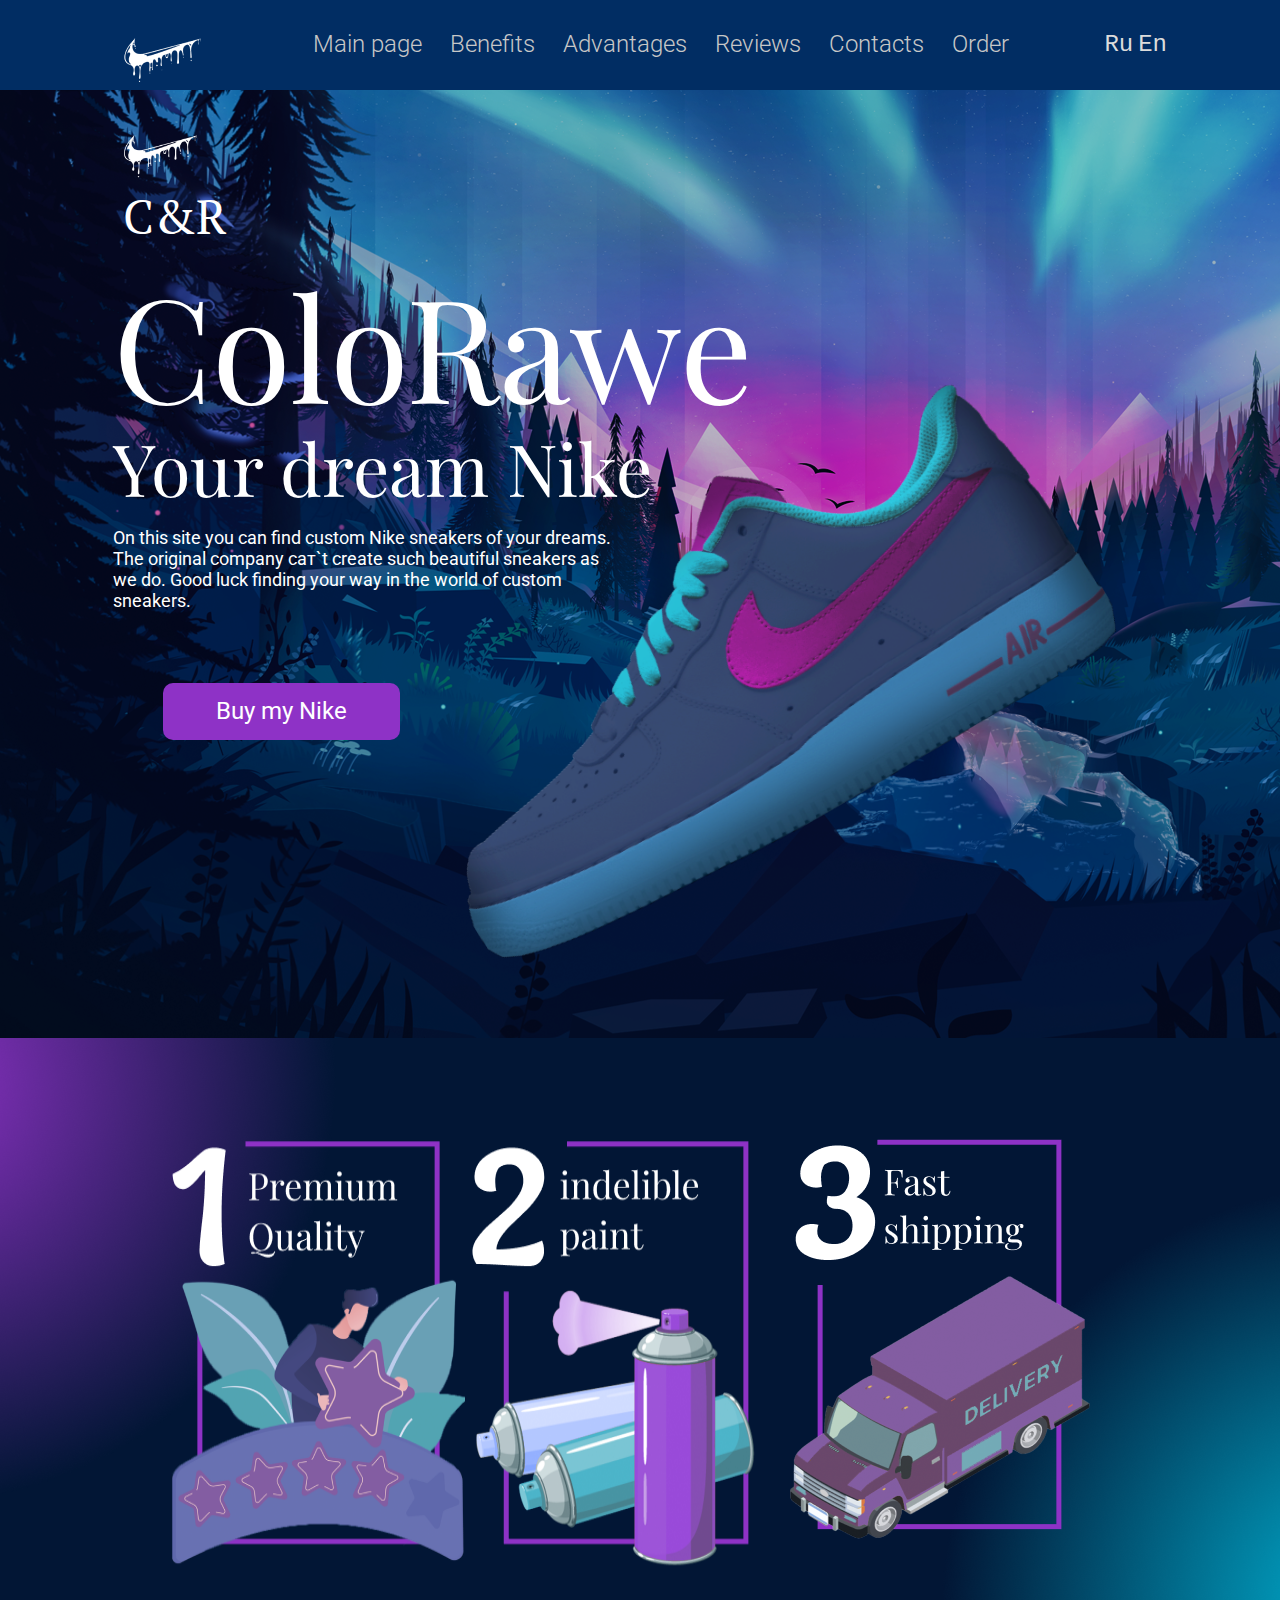
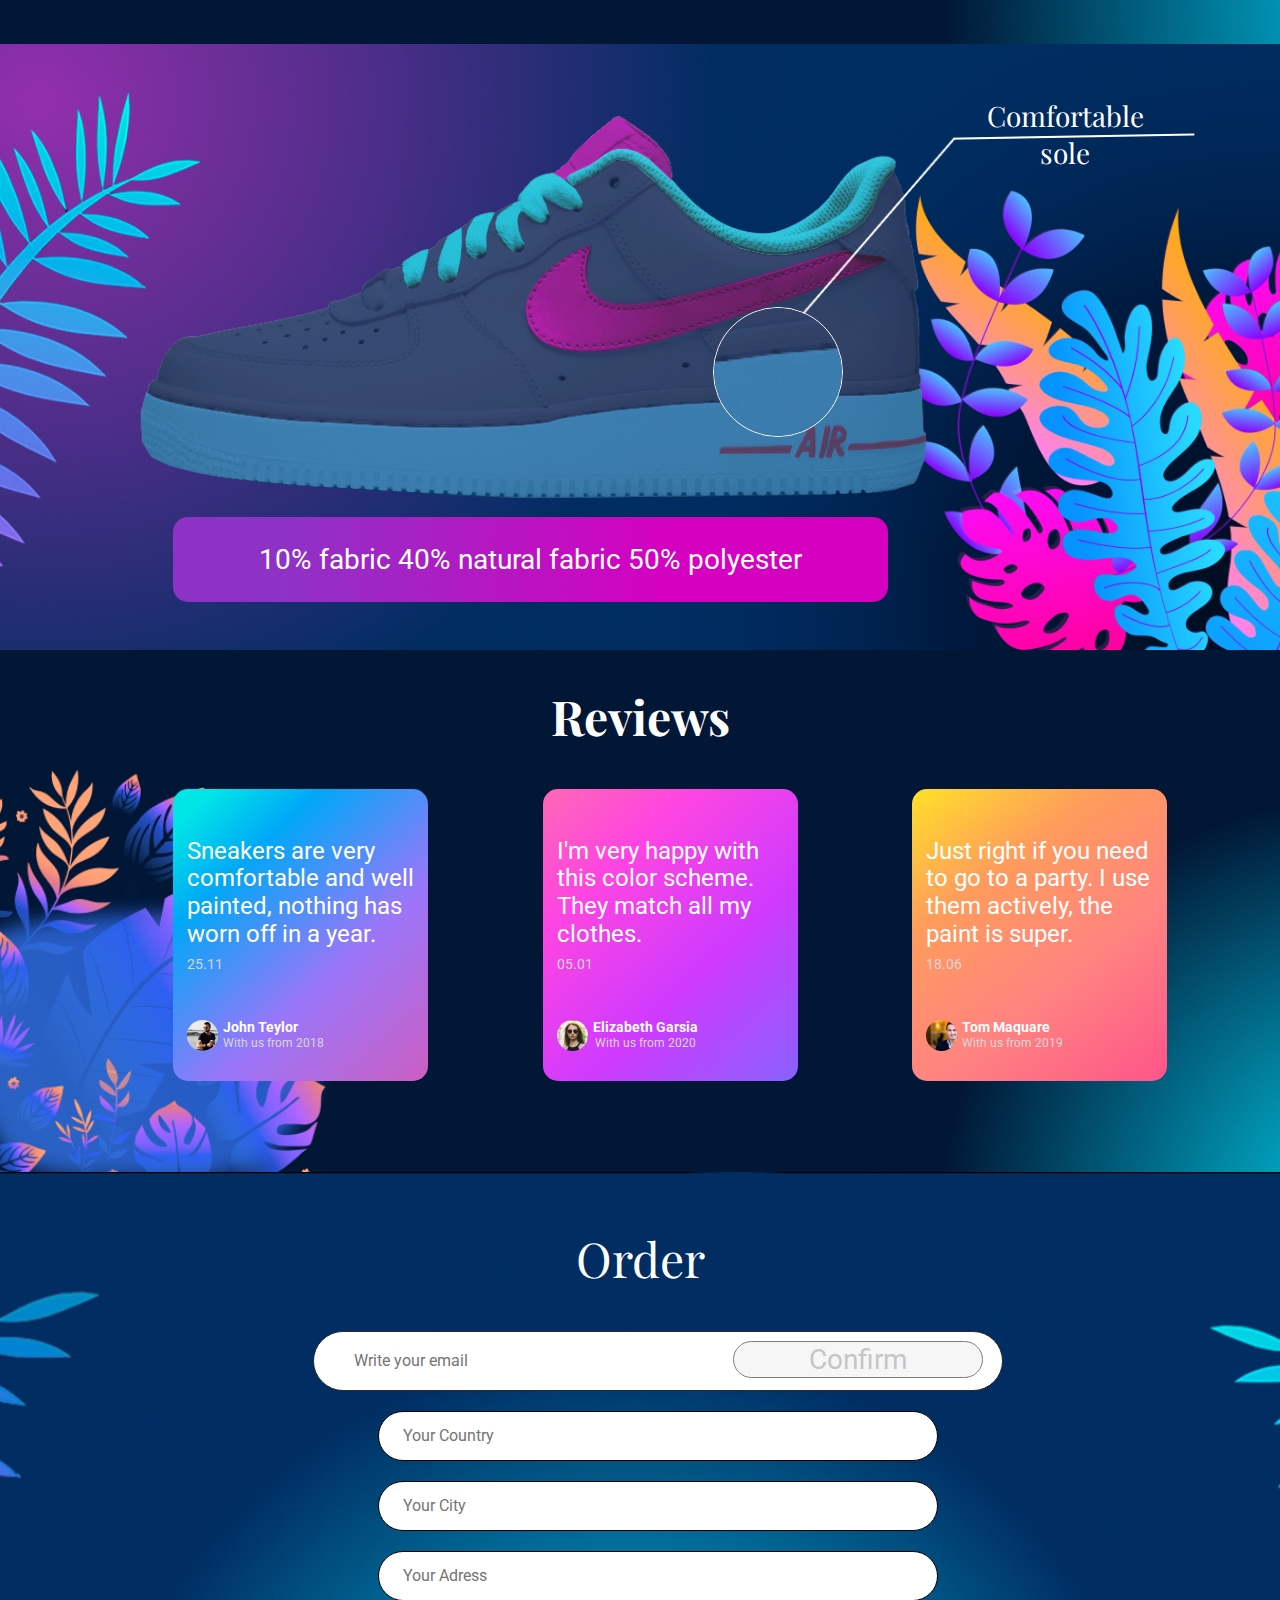
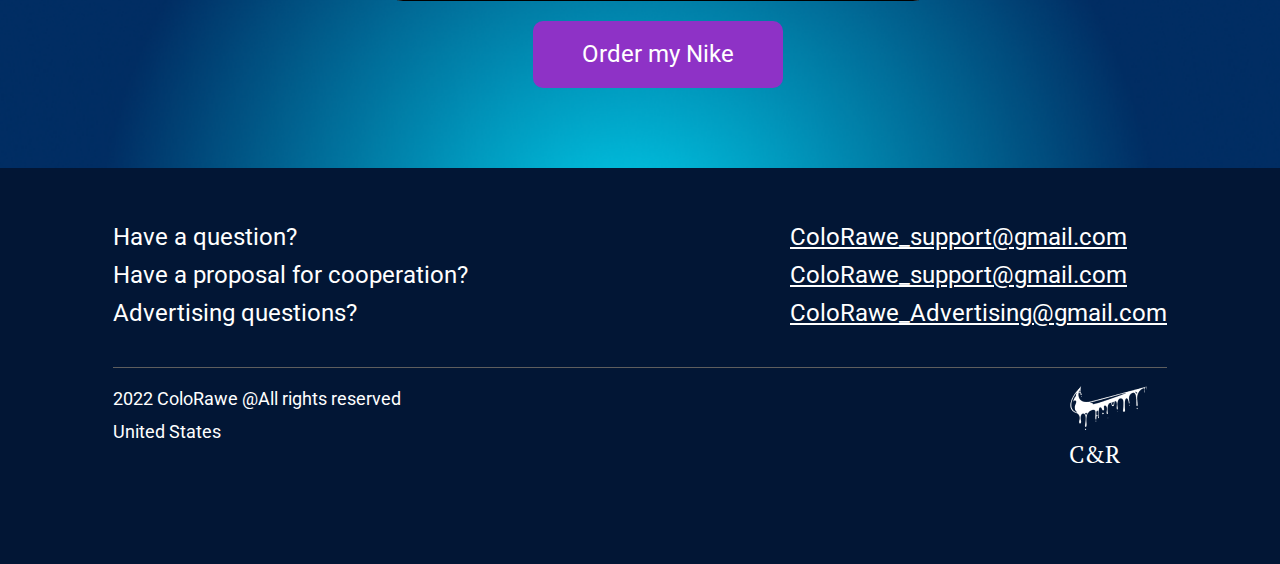
<file: index.html>
<!DOCTYPE html>
<html lang="en">

<head>
    <meta charset="UTF-8">
    <meta http-equiv="X-UA-Compatible" content="IE=edge">
    <meta name="viewport" content="width=device-width, initial-scale=1.0">
    <link rel="preconnect" href="https://fonts.googleapis.com">
    <link rel="preconnect" href="https://fonts.gstatic.com" crossorigin>
    <link
        href="https://fonts.googleapis.com/css2?family=PT+Serif&family=Playfair+Display&family=Roboto:wght@300;400&family=Salsa&display=swap"
        rel="stylesheet">
    <link rel="stylesheet" href="https://cdnjs.cloudflare.com/ajax/libs/modern-normalize/1.1.0/modern-normalize.css" />
    <link rel="stylesheet" href="https://cdnjs.cloudflare.com/ajax/libs/animate.css/4.1.1/animate.min.css" />
    <link rel="stylesheet" href="./css/style.min.css">
    <title>ColoRawe</title>
</head>

<body>
    <header class="header">
        <div class="container">
            <nav class="nav">
                <a class="header_logo" href="#">
                    <img src="./images/desktop/logo-desktop.png" alt="logo">
                </a>
                <ul class="menu list">
                    <li class="menu_item "><a class="menu_link" href="">Main page</a></li>
                    <li class="menu_item"><a class="menu_link" href="">Benefits</a></li>
                    <li class="menu_item"><a class="menu_link" href="">Advantages</a></li>
                    <li class="menu_item"><a class="menu_link" href="">Reviews</a></li>
                    <li class="menu_item"><a class="menu_link" href="">Contacts</a></li>
                    <li class="menu_item"><a class="menu_link" href="">Order</a></li>
                </ul>


                <frames class="language">
                    <samp class="language_ru">Ru</samp><samp class="language_en">En</samp>
                </frames>


            </nav>
        </div>
    </header>
    <!-- menu mobile -->
    <div class="mobile-menu" data-menu>
        <ul class="menu-mobile list">
            <li class="menu-mobile_item "><a class="menu_link menu--curren" href="">Main page</a></li>
            <li class="menu-mobile_item"><a class="menu_link" href="">Benefits</a></li>
            <li class="menu-mobile_item"><a class="menu_link" href="">Advantages</a></li>
            <li class="menu-mobile_item"><a class="menu_link" href="">Reviews</a></li>
            <li class="menu-mobile_item"><a class="menu_link" href="">Contacts</a></li>
            <li class="menu-mobile_item"><a class="menu_link" href="">Order</a></li>
        </ul>

        <ul class="mobile-language list">
            <li class="mobile-language_item"><a class="menu_link" href="">Ru</a></li>
            <li class="mobile-language_item"><a class="menu_link menu--curren" href="">En</a></li>
        </ul>
    </div>
    <main>

        <hero class="hero">
            <div class="container">
                <!-- button-mobile menu -->
                <button class="button-mobile " data-menu-button>
                    <svg class="icon-mobile " aria-label="Переключатель меню">
                        <use class="menu-icon" href="./images/icon/symbol-defs.svg#icon-burger"></use>
                        <use class="menu-close" href="./images/icon/symbol-defs.svg#icon-close"></use>
                    </svg>
                </button>

                <div class="hero__blok">
                    <a class="hero__logo" href="">
                        <img src="./images/desktop/logo-big-desktop.png" alt="">

                    </a>
                    <p class="hero__logo-text">С&R</p>
                    <h1 class="hero__title">ColoRawe</h1>
                    <h2 class="hero__second-title">Your dream Nike</h2>
                    <p class="hero__text">On this site you can find custom Nike sneakers of your dreams.
                        The original company caт`t create such beautiful
                        sneakers as we do.
                        Good luck finding your way in the world of custom sneakers.
                    </p>

                    <button type="button" class="button" data-modal-open>Buy my Nike</button>
                </div>
                <div class="hero__blok-img animate__animated animate__pulse">

                </div>


            </div>
        </hero>

        <section class="our-advantages">
            <div class="container">
                <ul class="our-advantages__list list">
                    <li class="our-advantages__item">
                        <img src="./images/star-desktop.png" alt="">
                    </li>
                    <li class="our-advantages__item">
                        <img src="./images/paint2-desktop.png" alt="">

                    </li>
                    <li class="our-advantages__item">
                        <img src="./images/shipping3-desktop.png" alt="">
                    </li>
                </ul>
            </div>
        </section>

        <section class="storage">
            <div class="container">
                <div class="storage__group">
                    <p class="storage__group-text">Comfortable sole</p>
                    <img class="storage__group-nike" src="./images/desktop/nike-botom-desktop.png" alt="">
                    <img class="storage__group-vector" src="./images/vector-7-desktop.png" alt="">
                    <img class="storage__group-mask" src="./images/mask-desktop.png" alt="">
                </div>

                <button class="storage__button">10% fabric 40% natural fabric 50% polyester</button>


            </div>
        </section>

        <section class="echoes">
            <div class="container">
                <h2 class="echoes_title">Reviews</h2>
                <ul class="echoes-list__list">
                    <li class="echoes__item1 fon">
                        <p class="echoes__text">Sneakers are very
                            comfortable and well
                            painted, nothing has
                            worn off in a year.</p>
                        <p class="echoes__time">25.11</p>
                        <div class="echoes__blok">
                            <div class="echoes__blok1">
                                <picture>
                                    <source
                                        srcset="./images/desktop/user1-desktop.jpg 1x, ./images/desktop/user1-desktop@2x.jpg 2x"
                                        type="image/jpeg" media="(max-width: 1110px)" />
                                    <source
                                        srcset="./images/mobile/user1-mobile.jpg 1x, ./images/mobile/user1-mobile@2x.jpg 2x"
                                        type="image/jpeg" media="(max-width: 360px)" />
                                    <img class="echoes-user" src="./images/desktop/user1-desktop.jpg" alt=""
                                        width="31px">
                                </picture>


                            </div>
                            <div class="echoes__blok2">
                                <h3 class="echoes__name">John Teylor</h3>
                                <p class="echoes__deit">With us from 2018</p>
                            </div>
                        </div>
                    </li>

                    <li class="echoes__item2 fon">
                        <p class="echoes__text">I'm very happy with this color scheme.
                            They match all my clothes.</p>
                        <p class="echoes__time">05.01</p>
                        <div class="echoes__blok">
                            <div class="echoes__blok1"><img src="./images/desktop/ellipse2-desktop.png" alt=""></div>
                            <div class="echoes__blok2">
                                <h3 class="echoes__name">Elizabeth Garsia</h3>
                                <p class="echoes__deit">With us from 2020</p>
                            </div>
                        </div>


                    </li>

                    <li class="echoes__item3 fon">
                        <p class="echoes__text">Just right if you need to go to a party.
                            I use them actively, the paint is super.</p>
                        <p class="echoes__time">18.06</p>
                        <div class="echoes__blok">
                            <div class="echoes__blok1">
                                <img src="./images/ellipse.png" alt="">
                            </div>
                            <div class="echoes__blok2">
                                <h3 class="echoes__name">Tom Maquare</h3>
                                <p class="echoes__deit">With us from 2019</p>
                            </div>
                        </div>


                    </li>
                </ul>
            </div>

        </section>

        <section class="application">
            <div class="container">
                <h2 class="application_title">Order</h2>
                <form class="application__form" autocomplete="off">
                    <div class="form-field">
                        <input type="email" class="form-input" name="email" placeholder="Write your email" />
                        <button type="button" class="button-confirm ">Confirm</button>
                    </div>
                    <div class="blok-application">
                        <input type="country" class="blok-application__input" name="country"
                            placeholder="Your Country" />
                        <input type="city" class="blok-application__input" name="city" placeholder="Your City" />
                        <input type="adress" class="blok-application__input" name="adress" placeholder="Your Adress" />
                    </div>


                    <button type="button" class="application-button" data-form-open>Order my
                        Nike</button>
                </form>
            </div>
        </section>

        <footer class="footer">
            <div class="container">
                <div class="footer-container1">
                    <ul class="footer-list list">
                        <li class="footer-item">Have a question?</li>
                        <li class="footer-item">Have a proposal for cooperation?</li>
                        <li class="footer-item">Advertising questions?</li>
                    </ul>
                    <div class="footer-email">
                        <ul class=" list">
                            <li class="footer-email__item"><a class="footer-email__link"
                                    href="">ColoRawe_support@gmail.com</a></li>
                            <li class="footer-email__item"><a class="footer-email__link"
                                    href="">ColoRawe_support@gmail.com</a> </li>
                            <li class=" footer-email__item"><a href=""
                                    class="footer-email__link">ColoRawe_Advertising@gmail.com</a></li>
                        </ul>
                    </div>

                </div>


                <div class="footer-container2">
                    <ul class="footer-list list">
                        <li class="footer-list__rights-reserved">2022 ColoRawe &#x40;All rights
                            reserved
                        </li>
                        <li class="footer-list__country">United States</li>
                    </ul>
                    <div>
                        <a class="footer_logo" href="">
                            <img src="./images/desktop/logo-desktop.png" alt="logo">
                        </a>
                        <p class="footer__logo-text">С&R</p>
                    </div>


                </div>
            </div>
        </footer>

        <!-- modal -->
        <div class="backdrop is-hidden" data-modal>
            <div class="modal">
                <div class="blok-modal">
                    <div>
                        <div class="modal-visa">
                            <h2 class="modal-title">Payment card</h2>
                            <div class="blok-form">
                                <div>
                                    <form class="visa-form">
                                        <label>
                                            <p class="text-form">Card number</p>
                                            <input type="number" class="visa-form__number" name="number"
                                                placeholder="1111 1111 1111 1111" />
                                        </label>

                                        <label>
                                            <p class="text-form">Date of ending</p>
                                            <input name="mail" class="visa-form__date" placeholder=" 01/01" name="date">
                                        </label>

                                        <label>
                                            <p class="text-form">Secret code</p>
                                            <input class="visa-form__date" name="code" placeholder="001" />
                                        </label>
                                    </form>
                                </div>

                                <div class="master-visa">
                                    <img class="master" src="./images/desktop/master-desktop.png" alt="">
                                    <img class="visa" src="./images/desktop/visa@2x-desktop.png" alt="">
                                </div>
                            </div>

                            <div>
                                <label class="checkbox-label">
                                    <input class="checkbox-input" type="checkbox" name="topic" value="js" />
                                    <span class="checkbox-icon"></span>
                                    <span class="checkbox-text">Remember data</span>
                                </label>
                            </div>
                        </div>

                        <div class="modal-form">
                            <h3 class="title-form">Final Order</h3>
                            <form class="final-order">
                                <input class="final-order__inpur" name="first name and last name"
                                    placeholder="Your name and Surname">
                                <input class="final-order__inpur" name="size" placeholder="Write your foot size ">
                            </form>
                            <img class="nike-form" src="./images/nike-form.png" alt="">
                            <p class="nike-form__price">299$</p>
                            <button type="submit" class="button button--form" data-modal-close>
                                Buy my Nike
                            </button>
                        </div>
                    </div>
                </div>

                <div class="modal__logo">
                    <a href="">
                        <img class="modal__logo" src="./images/desktop/logo-big-desktop.png" alt="">

                    </a>
                    <p class="modal__logo-text">С&R</p>
                </div>
            </div>
        </div>

        <!-- form -->
        <div class="backdrop-form is-hiddenForm" data-form>
            <div class="form">
                <a class="form__logo" href="">
                    <img src="./images/desktop/logo-big-desktop.png" alt="">

                </a>
                <p class="form__logo-text">С&R</p>
                <h1 class="form__title">Thank you for purchasing
                    the sneakers of your dreams.</h1>

                <button type="submit" class="button button--desktop2" data-form-close>
                    Back to main page
                </button>

            </div>
        </div>

    </main>
    <script src="./js/mobile.js" type="module"></script>
    <script src="./js/modal.js" type="module"></script>
    <script src="./js/form.js" type="module"></script>

</body>

</html>
</file>
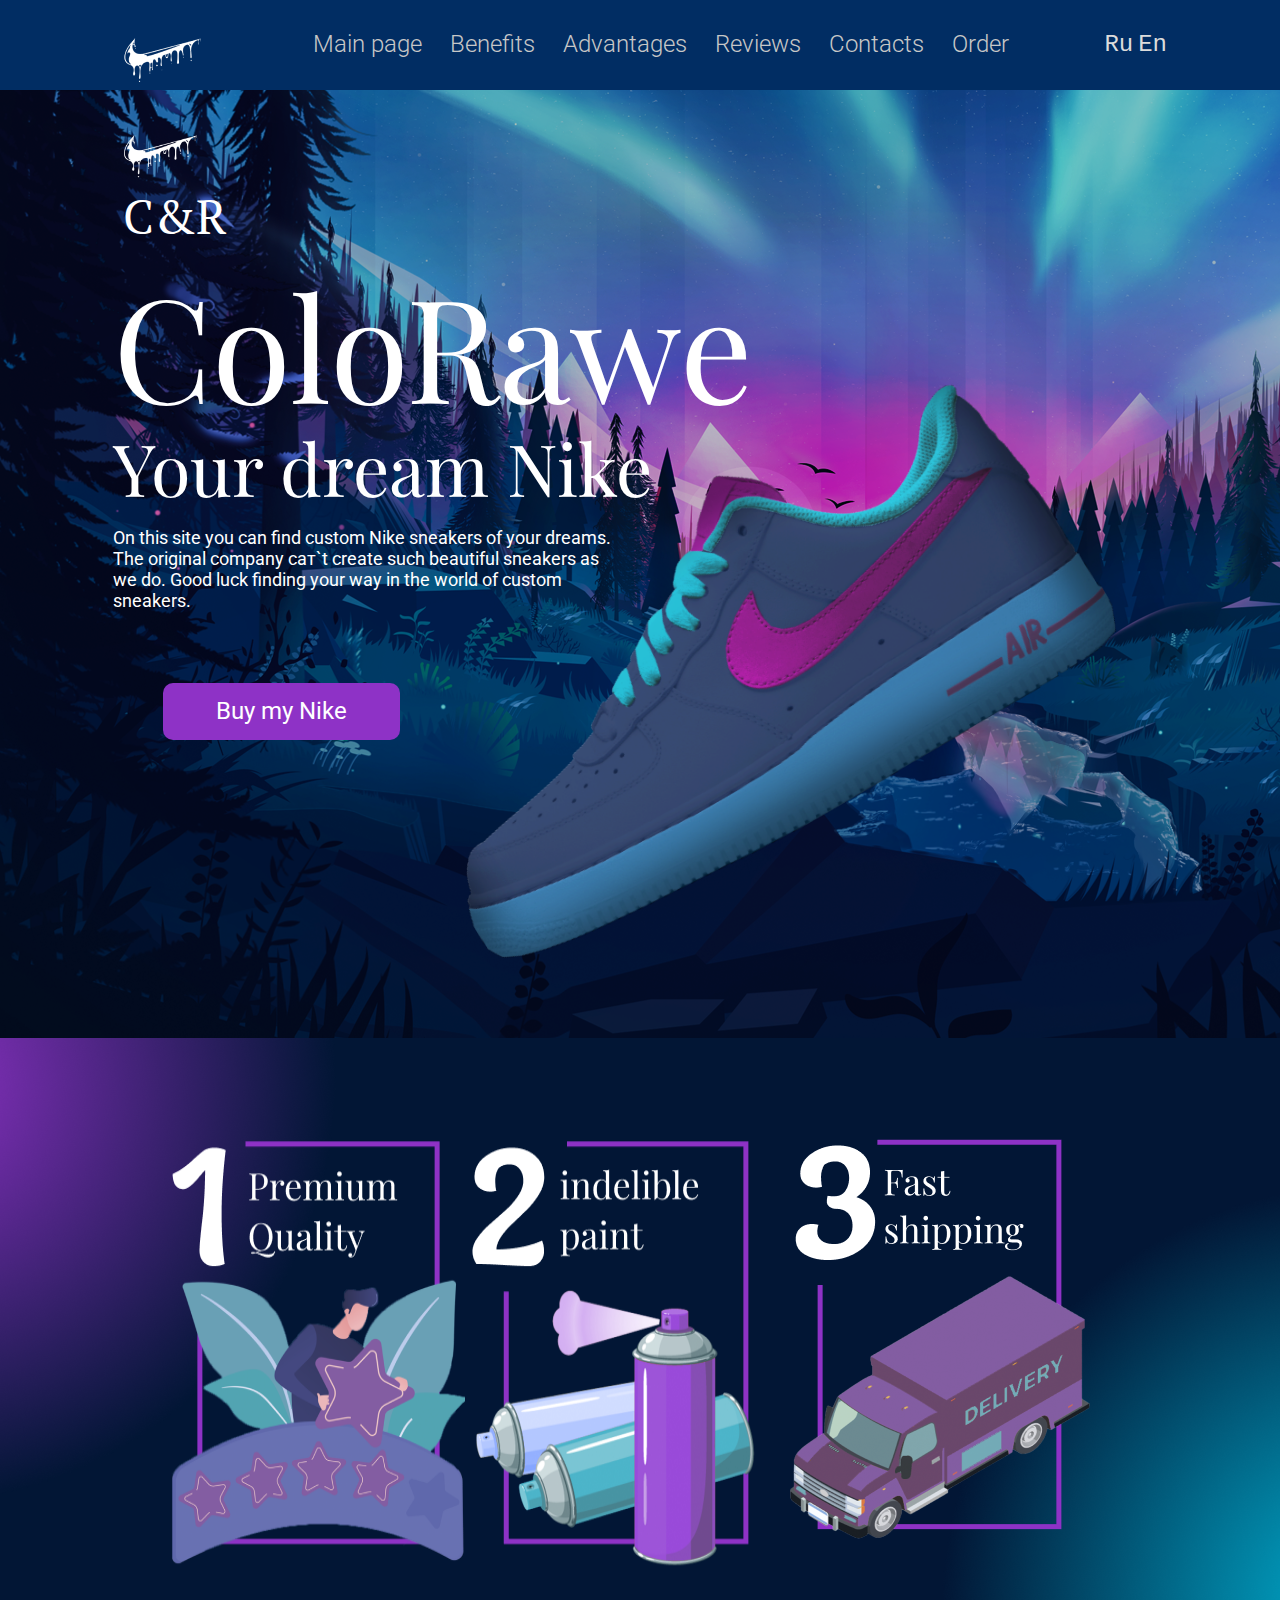
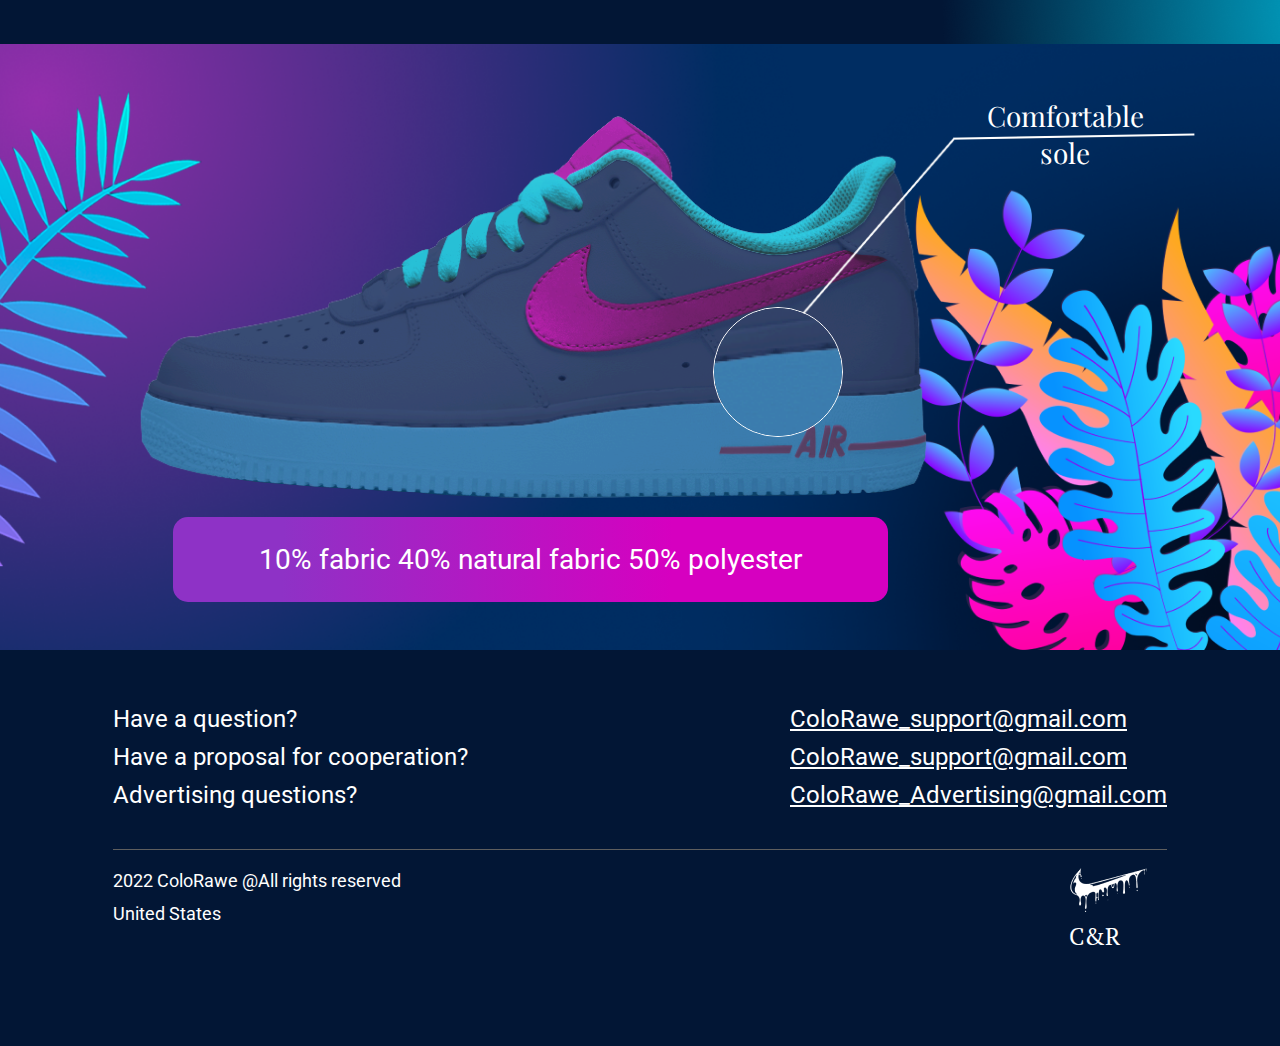
<file: desktop1.html>
<!DOCTYPE html>
<html lang="en">

<head>
    <meta charset="UTF-8">
    <meta http-equiv="X-UA-Compatible" content="IE=edge">
    <meta name="viewport" content="width=device-width, initial-scale=1.0">
    <link rel="preconnect" href="https://fonts.googleapis.com">
    <link rel="preconnect" href="https://fonts.gstatic.com" crossorigin>
    <link
        href="https://fonts.googleapis.com/css2?family=PT+Serif&family=Playfair+Display&family=Roboto:wght@300;400&family=Salsa&display=swap"
        rel="stylesheet">
    <link rel="stylesheet" href="https://cdnjs.cloudflare.com/ajax/libs/modern-normalize/1.1.0/modern-normalize.css" />
    <link rel="stylesheet" href="https://cdnjs.cloudflare.com/ajax/libs/animate.css/4.1.1/animate.min.css" />
    <link rel="stylesheet" href="./css/style.min.css">
    <title>ColoRawe</title>
</head>

<body>
    <header class="header">
        <div class="container">
            <nav class="nav">
                <a class="header_logo" href="#">
                    <img src="./images/desktop/logo-desktop.png" alt="logo">
                </a>
                <ul class="menu list">
                    <li class="menu_item "><a class="menu_link" href="">Main page</a></li>
                    <li class="menu_item"><a class="menu_link" href="">Benefits</a></li>
                    <li class="menu_item"><a class="menu_link" href="">Advantages</a></li>
                    <li class="menu_item"><a class="menu_link" href="">Reviews</a></li>
                    <li class="menu_item"><a class="menu_link" href="">Contacts</a></li>
                    <li class="menu_item"><a class="menu_link" href="">Order</a></li>
                </ul>


                <frames class="language">
                    <samp class="language_ru">Ru</samp><samp class="language_en">En</samp>
                </frames>


            </nav>
        </div>
    </header>
    <!-- menu mobile -->
    <div class="mobile-menu" data-menu>
        <ul class="menu-mobile list">
            <li class="menu-mobile_item "><a class="menu_link menu--curren" href="">Main page</a></li>
            <li class="menu-mobile_item"><a class="menu_link" href="">Benefits</a></li>
            <li class="menu-mobile_item"><a class="menu_link" href="">Advantages</a></li>
            <li class="menu-mobile_item"><a class="menu_link" href="">Reviews</a></li>
            <li class="menu-mobile_item"><a class="menu_link" href="">Contacts</a></li>
            <li class="menu-mobile_item"><a class="menu_link" href="">Order</a></li>
        </ul>

        <ul class="mobile-language list">
            <li class="mobile-language_item"><a class="menu_link" href="">Ru</a></li>
            <li class="mobile-language_item"><a class="menu_link menu--curren" href="">En</a></li>
        </ul>
    </div>
    <main>

        <hero class="hero">
            <div class="container">
                <!-- button-mobile menu -->
                <button class="button-mobile " data-menu-button>
                    <svg class="icon-mobile " aria-label="Переключатель меню">
                        <use class="menu-icon" href="./images/icon/symbol-defs.svg#icon-burger"></use>
                        <use class="menu-close" href="/images/icon/symbol-defs.svg#icon-close"></use>
                    </svg>
                </button>

                <div class="hero__blok">
                    <a class="hero__logo" href="">
                        <img src="./images/desktop/logo-big-desktop.png" alt="">

                    </a>
                    <p class="hero__logo-text">С&R</p>
                    <h1 class="hero__title">ColoRawe</h1>
                    <h2 class="hero__second-title">Your dream Nike</h2>
                    <p class="hero__text">On this site you can find custom Nike sneakers of your dreams.
                        The original company caт`t create such beautiful
                        sneakers as we do.
                        Good luck finding your way in the world of custom sneakers.
                    </p>

                    <button type="button" class="button" data-modal-open>Buy my Nike</button>
                </div>
                <div class="hero__blok-img animate__animated animate__pulse">

                </div>


            </div>
        </hero>

        <section class="our-advantages">
            <div class="container">
                <ul class="our-advantages__list list">
                    <li class="our-advantages__item">
                        <img src="./images/star-desktop.png" alt="">
                    </li>
                    <li class="our-advantages__item">
                        <img src="./images/paint2-desktop.png" alt="">

                    </li>
                    <li class="our-advantages__item">
                        <img src="./images/shipping3-desktop.png" alt="">
                    </li>
                </ul>
            </div>
        </section>

        <section class="storage">
            <div class="container">
                <div class="storage__group">
                    <p class="storage__group-text">Comfortable sole</p>
                    <img class="storage__group-nike" src="./images/desktop/nike-botom-desktop.png" alt="">
                    <img class="storage__group-vector" src="./images/vector-7-desktop.png" alt="">
                    <img class="storage__group-mask" src="./images/mask-desktop.png" alt="">
                </div>

                <button class="storage__button">10% fabric 40% natural fabric 50% polyester</button>


            </div>
        </section>

        <!-- <section class="echoes">
            <div class="container">
                <h2 class="echoes_title">Reviews</h2>
                <ul class="echoes__list">
                    <li class="echoes__item1 fon">
                        <p class="echoes__text">Sneakers are very
                            comfortable and well
                            painted, nothing has
                            worn off in a year.</p>
                        <p class="echoes__time">25.11</p>
                        <img src="./images/desktop/ellipse1-desktop.png" alt="">
                        <h3 class="echoes__name">John Teylor</h3>
                        <p class="echoes__deit">With us from 2018</p>
                    </li>

                    <li class="echoes__item2 fon">
                        <p class="echoes__text">I'm very happy with this color scheme.
                            They match all my clothes.</p>
                        <p class="echoes__time">05.01</p>
                        <img src="./images/desktop/ellipse2-desktop.png" alt="">
                        <h3 class="echoes__name">Elizabeth Garsia</h3>
                        <p class="echoes__deit">With us from 2020</p>
                    </li>

                    <li class="echoes__item3 fon">
                        <p class="echoes__text">Just right if you need to go to a party.
                            I use them actively, the paint is super.</p>
                        <p class="echoes__time">18.06</p>
                        <img src="./images/ellipse.png" alt="">
                        <h3 class="echoes__name">Tom Maquare</h3>
                        <p class="echoes__deit">With us from 2019</p>
                    </li>
                </ul>
            </div>

        </section> -->

        <!-- <section class="application">
            <h2 class="application_title">Order</h2>
            <form class="application__form" autocomplete="off">
                <label class="form-field">
                    <input type="email" class="form-input" name="mail" placeholder=" " />
                    <span class="form-label ">І'мя</span>
                </label>

                <label class="form-field">
                    <input type="email" class="form-input" name="mail" placeholder=" " />
                    <span class="form-label">Пошта</span>

                </label>

                <label class="form-field">
                    <input type="email" class="form-input" name="mail" placeholder=" " />
                    <span class="form-label">Пошта</span>
                </label>

                <button type="button" class="application-button" data-form-open>Order my
                    Nike</button>
            </form>



        </section> -->

        <footer class="footer">
            <div class="container">
                <div class="footer-container1">
                    <ul class="footer-list list">
                        <li class="footer-item">Have a question?</li>
                        <li class="footer-item">Have a proposal for cooperation?</li>
                        <li class="footer-item">Advertising questions?</li>
                    </ul>
                    <div class="footer-email">
                        <ul class=" list">
                            <li class="footer-email__item"><a class="footer-email__link"
                                    href="">ColoRawe_support@gmail.com</a></li>
                            <li class="footer-email__item"><a class="footer-email__link"
                                    href="">ColoRawe_support@gmail.com</a> </li>
                            <li class=" footer-email__item"><a href=""
                                    class="footer-email__link">ColoRawe_Advertising@gmail.com</a></li>
                        </ul>
                    </div>

                </div>


                <div class="footer-container2">
                    <ul class="footer-list list">
                        <li class="footer-list__rights-reserved">2022 ColoRawe &#x40;All rights
                            reserved
                        </li>
                        <li class="footer-list__country">United States</li>
                    </ul>
                    <div>
                        <a class="footer_logo" href="">
                            <img src="./images/desktop/logo-desktop.png" alt="logo">
                        </a>
                        <p class="footer__logo-text">С&R</p>
                    </div>


                </div>
            </div>
        </footer>

        <!-- modal -->
        <div class="backdrop is-hidden" data-modal>
            <div class="modal">
                <div class="blok-modal">
                    <div>
                        <div class="modal-visa">
                            <h2 class="modal-title">Payment card</h2>
                            <div class="blok-form">
                                <div>
                                    <form class="visa-form">
                                        <label>
                                            <p class="text-form">Card number</p>
                                            <input type="number" class="visa-form__number" name="number"
                                                placeholder="1111 1111 1111 1111" />
                                        </label>

                                        <label>
                                            <p class="text-form">Date of ending</p>
                                            <input name="mail" class="visa-form__date" placeholder=" 01/01" name="date">
                                        </label>

                                        <label>
                                            <p class="text-form">Secret code</p>
                                            <input class="visa-form__date" name="code" placeholder="001" />
                                        </label>
                                    </form>
                                </div>

                                <div class="master-visa">
                                    <img class="master" src="./images/desktop/master-desktop.png" alt="">
                                    <img class="visa" src="./images/desktop/visa@2x-desktop.png" alt="">
                                </div>
                            </div>

                            <div>
                                <label class="checkbox-label">
                                    <input class="checkbox-input" type="checkbox" name="topic" value="js" />
                                    <span class="checkbox-icon"></span>
                                    <span class="checkbox-text">Remember data</span>
                                </label>
                            </div>
                        </div>

                        <div class="modal-form">
                            <h3 class="title-form">Final Order</h3>
                            <form class="final-order">
                                <input class="final-order__inpur" name="first name and last name"
                                    placeholder="Write your first name and last name ">
                                <input class="final-order__inpur" name="size" placeholder="Write your foot size ">
                            </form>
                            <img class="nike-form" src="./images/nike-form.png" alt="">
                            <p class="nike-form__price">299$</p>
                            <button type="submit" class="button button--form" data-modal-close>
                                Buy my Nike
                            </button>
                        </div>
                    </div>
                </div>

                <div class="modal__logo">
                    <a href="">
                        <img class="modal__logo" src="./images/desktop/logo-big-desktop.png" alt="">

                    </a>
                    <p class="modal__logo-text">С&R</p>
                </div>
            </div>
        </div>

        <!-- form -->
        <div class="backdrop-form is-hiddenForm" data-form>
            <div class="form">
                <a class="hero__logo" href="">
                    <img src="./images/desktop/logo-big-desktop.png" alt="">

                </a>
                <p class="hero__logo-text">С&R</p>

                <button type="submit" class="button" data-form-close>
                    Back to main page
                </button>

            </div>
        </div>

    </main>
    <script src="./js/mobile.js" type="module"></script>
    <script src="./js/modal.js" type="module"></script>
    <script src="./js/form.js" type="module"></script>

</body>

</html>
</file>
<file: css/style.min.css>
html{box-sizing:border-box}*,*::after,*::before{box-sizing:inherit}.list{margin:0;padding:0;list-style:none}address{font-style:normal}.visually-hidden{position:absolute !important;clip:rect(1px 1px 1px 1px);clip:rect(1px, 1px, 1px, 1px);padding:0 !important;border:0 !important;height:1px !important;width:1px !important;overflow:hidden}img{display:block;max-width:100%;height:auto}h1,h3,h2,h4,h5,h6,p,ul{margin-top:0}:root{--header-bg: #012D63;--menu-link:#C7C7C7;--footer-bg:#021635;--text-color: #fff;--order-color:#959595;--confirm-color:#D8D8D8;--hero-button-color:#8E32C6}body{font-family:"Roboto",sans-serif;font-style:normal;font-weight:400}.container{width:100%;padding-left:28px;padding-right:28px;margin-left:auto;margin-right:auto}@media screen and (min-width: 360px){.container{max-width:360px}}@media screen and (min-width: 1110px){.container{max-width:1110px}}@media screen and (min-width: 1110px){.header{top:0;height:90px;background-color:var(--header-bg);position:sticky;z-index:5}}.nav{display:flex}@media screen and (max-width: 480px){.nav{display:none}}.header_logo{display:block;padding-top:30px}.menu{display:flex;align-items:center;justify-content:center;margin-left:100px}@media screen and (max-width: 767.98px){.menu{display:none}}.menu_link{margin-right:28px;font-weight:300;font-size:24px;line-height:1.16;text-decoration:none;color:var(--menu-link)}.menu_item:last-child{margin-right:0px}.menu_link:hover,.menu_link:focus{color:var(--text-color)}.language{display:flex;align-items:center;justify-content:center;margin-left:auto}@media screen and (max-width: 767.98px){.language{display:none}}.language_ru,.language_en{margin-left:5px;font-weight:300;font-size:24px;line-height:1.16;color:#dcdcdc;cursor:pointer}.language_ru:hover,.language_en:hover{color:var(--text-color)}.button-mobile{position:absolute;z-index:120;background-color:rgba(0,0,0,0);border:none;display:-webkit-box}@media screen and (min-width: 1110px){.button-mobile{display:none}}.icon-mobile{width:45px;height:25px;margin-left:250px;margin-top:44px}.menu-close{display:none}.is-open .menu-close{display:block}.is-open .menu-icon{display:none}.mobile-menu{position:fixed;top:0;right:0;right:-100%;z-index:100;display:flex;flex-direction:column;justify-content:space-between;padding-bottom:114px;padding-left:40px;width:100%;height:100vh;flex-direction:column;background:#021635;opacity:.9;transition:right .5s}.mobile-menu.is-open{right:0}.menu-mobile{padding-top:60px}.menu-mobile_item{font-family:"Roboto";font-style:normal;font-weight:300;font-size:24px;line-height:28px;text-align:center;color:#c7c7c7;margin-bottom:57px}.mobile-language{justify-content:center;text-align:center;display:flex}.mobile-language_item{font-family:"Roboto";font-style:normal;font-weight:300;font-size:24px;line-height:28px;text-align:center;color:#c7c7c7}.menu--curren{color:wheat}.hero{overflow:hidden;background-repeat:no-repeat;background-position:center;background-size:cover;margin-left:auto;margin-right:auto;display:block;width:100%}@media screen and (min-width: 360px){.hero{background-image:url(../images/mobile/bg-1.png);height:734px;position:relative}}@media screen and (min-width: 1110px){.hero{background-image:url(../images/desktop/hero-desktop.png);height:948px;text-align:center}}@media screen and (min-width: 360px){.hero__blok{padding-top:10px}}@media screen and (min-width: 1110px){.hero__blok{width:640px;text-align:start}}.hero__logo{display:block}@media screen and (min-width: 360px){.hero__logo{width:96px;height:72px;padding-top:20px}}@media screen and (min-width: 1110px){.hero__logo{height:85px}}.hero__logo-text{font-family:"PT Serif";color:var(--text-color)}@media screen and (min-width: 360px){.hero__logo-text{font-weight:400;font-size:24px;line-height:32px;padding-left:10px}}@media screen and (min-width: 1110px){.hero__logo-text{font-size:48px;line-height:1.33;margin-bottom:0px}}.hero__title{font-family:"Playfair Display",sans-serif;color:var(--text-color)}@media screen and (min-width: 360px){.hero__title{font-weight:400;font-size:64px;line-height:85px;margin-bottom:0px}}@media screen and (min-width: 1110px){.hero__title{font-size:144px;line-height:1.33;margin-bottom:-20px}}.hero__second-title{font-family:"Playfair Display";color:var(--text-color)}@media screen and (min-width: 360px){.hero__second-title{font-weight:400;font-size:36px;line-height:48px;margin-bottom:15px}}@media screen and (min-width: 1110px){.hero__second-title{font-size:72px;line-height:1.33;margin-bottom:12px}}.hero__text{display:block;color:var(--text-color)}@media screen and (min-width: 360px){.hero__text{margin-bottom:71px;font-weight:400;font-size:18px;line-height:21px;width:305px}}@media screen and (min-width: 1110px){.hero__text{font-size:18px;line-height:1.16;width:500px}}.button{border:none;padding:20px 61px;display:block;border-radius:10px;font-size:24px;line-height:1.16;background-color:var(--hero-button-color);color:var(--text-color);color:var(--text-color);cursor:pointer;transition:color 250ms cubic-bezier(0.4, 0, 0.2, 1),background-color 250ms cubic-bezier(0.4, 0, 0.2, 1)}@media screen and (min-width: 360px){.button{padding:15px 53px;z-index:2;position:absolute;margin-left:50px}}.button:hover,.button:focus{background-color:var(--text-color);color:var(--hero-button-color)}.hero__blok-img{background-image:url(../images/desktop/nike-desktop.png);display:block;background-repeat:no-repeat;background-position:center;background-size:contain;height:768px}@media screen and (min-width: 360px){.hero__blok-img{width:510px;margin-left:-100px;margin-top:-320px}}@media screen and (min-width: 1110px){.hero__blok-img{width:840px;margin-top:-400px;margin-left:200px}}@media screen and (min-width: 360px){.our-advantages{background-image:url(../images/mobile/bg-2.png);display:block}}@media screen and (min-width: 1110px){.our-advantages{padding-top:55px;padding-bottom:80px;height:606px;margin-left:auto;margin-right:auto;text-align:center;display:block;background-image:url(../images/desktop/group-1-desktop.png);background-repeat:no-repeat;background-position:center;background-size:cover}}@media screen and (min-width: 360px){.our-advantages__list{display:inline}}@media screen and (min-width: 1110px){.our-advantages__list{display:flex;justify-content:center}}@media screen and (min-width: 360px){.our-advantages__item{text-align:center;display:flex;margin-right:0px;justify-content:center}}@media screen and (min-width: 1440px){.our-advantages__item{margin-right:101px}}.our-advantages__item:last-child{margin-right:0px}@media screen and (min-width: 360px){.storage{background-image:url(../images/mobile/fl2-bg-3.png),url(../images/mobile/fl-bg-3.png),url(../images/mobile/bg-3.png);background-repeat:no-repeat;background-position:bottom 0px left 0px,bottom 0px right 0px,center;background-size:96px,140px,cover;padding-top:20px;padding-bottom:20px}}@media screen and (min-width: 1110px){.storage{padding-top:63px;padding-bottom:82px;height:606px;margin-left:auto;margin-right:auto;text-align:center;display:block;background-image:url(../images/desktop/group-2-desktop.png);background-repeat:no-repeat;background-position:center;background-size:cover}}.storage__group{position:relative}.storage__group-text{position:absolute;font-family:"Playfair Display";color:var(--text-color)}@media screen and (min-width: 360px){.storage__group-text{font-size:14px;line-height:19px;margin-left:65px;margin-top:240px}}@media screen and (min-width: 1110px){.storage__group-text{margin-left:850px;margin-top:-10px;font-size:28px;line-height:37px}}.storage__group-vector{position:absolute}@media screen and (min-width: 360px){.storage__group-vector{height:145px;transform:rotate(180deg);margin-left:60px;margin-top:-20px;margin-right:20px;width:185px}}@media screen and (min-width: 1110px){.storage__group-vector{transform:rotate(-1deg);width:403px;height:183px;margin-top:-370px;margin-left:680px}}.storage__group-mask{position:absolute;border:1px solid #fff;border-radius:50%}@media screen and (min-width: 360px){.storage__group-mask{width:45px;margin-left:228px;margin-top:-68px;margin-top:-60px}}@media screen and (min-width: 1110px){.storage__group-mask{width:130px;margin-left:600px;margin-top:-200px}}.storage__button{z-index:1;background:linear-gradient(91.33deg, #8E32C6 15.44%, #D600C0 69.67%);border:none;border-radius:15px;cursor:pointer;color:#fff;position:relative}@media screen and (min-width: 360px){.storage__button{width:305px;font-weight:400;font-size:14px;line-height:16px;padding:11px 6px;margin-top:150px}}@media screen and (min-width: 1110px){.storage__button{font-family:"Roboto";font-style:normal;font-weight:400;font-size:28px;line-height:33px;width:715px;padding:26px 64px;margin-right:220px;margin-top:10px}}.storage__button::before,.storage__button::after{content:"";display:block;position:absolute;border-radius:15px;height:100%;background:rgba(0,0,0,0);transition:all 1s ease-out;opacity:0}.storage__button:hover::before{opacity:1;z-index:-1;bottom:-4px;left:4px;width:calc(100% - 8px);background:linear-gradient(91.33deg, rgba(142, 50, 198, 0.6) 15.44%, rgba(214, 0, 192, 0.6) 69.67%)}.storage__button:hover::after{opacity:1;z-index:-2;bottom:-8px;left:8px;width:calc(100% - 16px);background:linear-gradient(91.33deg, rgba(142, 50, 198, 0.6) 15.44%, rgba(214, 0, 192, 0.6) 69.67%)}.echoes{margin-left:auto;margin-right:auto;text-align:center;display:block}@media screen and (min-width: 360px){.echoes{background-image:url(../images/mobile/fl-bg-4.png),url(../images/mobile/bg-4.png);background-repeat:no-repeat;background-position:bottom 0px left 0px,center;background-size:174px,cover;padding-bottom:50px;padding-top:50px}}@media screen and (min-width: 1110px){.echoes{padding-top:35px;padding-bottom:70px;height:522px;background-image:url(../images/desktop/flower-desktop.png),url(../images/group3-desktop.png);background-repeat:no-repeat;background-position:bottom 0px left 0px,center;background-size:360px,cover}}@media screen and (min-width: 360px){.echoes_title{display:none}}@media screen and (min-width: 1110px){.echoes_title{display:block;font-family:"Playfair Display";font-size:48px;line-height:1.33;text-align:center;color:var(--text-color)}}.echoes-list__list{display:flex}@media screen and (min-width: 1110px){.echoes-list__list{justify-content:space-between}}.fon{position:relative;border:none;z-index:1;display:block;border-radius:15px}@media screen and (min-width: 360px){.fon{padding:9px 6px 0px 10px;margin-left:20px;width:171px}}@media screen and (min-width: 1110px){.fon{padding-top:49px;padding-left:14px;padding-right:13px;padding-bottom:20px;width:255px;height:292px}}@media screen and (min-width: 360px){.echoes__item1{display:none}}@media screen and (min-width: 1110px){.echoes__item1{display:block;background:linear-gradient(136.55deg, #00E5E6 7.29%, #00A8F7 26.04%, #9A76F9 62.5%, #CC5EC2 100%)}.echoes__item1::before,.echoes__item1::after{content:"";display:block;position:absolute;border-radius:15px;height:100%;background:rgba(0,0,0,0);transition:all 1s ease-out;opacity:0}.echoes__item1:hover::before{opacity:1;z-index:-1;bottom:-4px;left:4px;width:calc(100% - 8px);background:linear-gradient(136.55deg, #00E5E6 7.29%, #00A8F7 26.04%, #9A76F9 62.5%, #CC5EC2 100%)}.echoes__item1:hover::after{opacity:1;z-index:-2;bottom:-8px;left:8px;width:calc(100% - 16px);background:linear-gradient(136.55deg, #00E5E6 7.29%, #00A8F7 26.04%, #9A76F9 62.5%, #CC5EC2 100%)}}.echoes__item2{background:linear-gradient(136.55deg, #FF68B4 0%, #FF45E1 26.04%, #CE3AFF 62.84%, #8961FF 100%)}.echoes__item2::before,.echoes__item2::after{content:"";display:block;position:absolute;border-radius:15px;height:100%;background:rgba(0,0,0,0);transition:all 1s ease-out;opacity:0}.echoes__item2:hover::before{opacity:1;z-index:-1;bottom:-4px;left:4px;width:calc(100% - 8px);background:linear-gradient(136.55deg, #FF68B4 0%, #FF45E1 26.04%, #CE3AFF 62.84%, #8961FF 100%)}.echoes__item2:hover::after{opacity:1;z-index:-2;bottom:-8px;left:8px;width:calc(100% - 16px);background:linear-gradient(136.55deg, #FF68B4 0%, #FF45E1 26.04%, #CE3AFF 62.84%, #8961FF 100%)}@media screen and (min-width: 360px){.echoes__item3{display:none}}@media screen and (min-width: 1110px){.echoes__item3{display:block;background:linear-gradient(142.67deg, #FFE128 0%, #FF9B5C 30.21%, #FF8381 63.29%, #FF5489 100%)}.echoes__item3::before,.echoes__item3::after{content:"";display:block;position:absolute;border-radius:15px;height:100%;background:rgba(0,0,0,0);transition:all 1s ease-out;opacity:0}.echoes__item3:hover::before{opacity:1;z-index:-1;bottom:-4px;left:4px;width:calc(100% - 8px);background:linear-gradient(142.67deg, #FFE128 0%, #FF9B5C 30.21%, #FF8381 63.29%, #FF5489 100%)}.echoes__item3:hover::after{opacity:1;z-index:-2;bottom:-8px;left:8px;width:calc(100% - 16px);background:linear-gradient(142.67deg, #FFE128 0%, #FF9B5C 30.21%, #FF8381 63.29%, #FF5489 100%)}}.echoes__text{text-align:start;color:var(--text-color)}@media screen and (min-width: 360px){.echoes__text{font-size:18px;line-height:21px}}@media screen and (min-width: 1110px){.echoes__text{margin-bottom:8px;font-size:24px;line-height:1.16}}.echoes__blok{display:flex}.echoes__blok2{margin-left:5px}.echoes__time{margin-bottom:47px;text-align:start;font-size:14px;line-height:1.14;color:var(--confirm-color)}.echoes__name{margin-bottom:1px;text-align:left;font-size:14px;line-height:1.14;color:var(--text-color)}.echoes__deit{font-size:12px;line-height:1.16;color:var(--confirm-color)}.echoes-user{border-radius:50%}.application{margin-right:auto;text-align:center;display:block}@media screen and (min-width: 360px){.application{background-image:url(../images/mobile/fl-r-application-mobile.png),url(../images/mobile/fl-left-application-mibile.png),url(../images/mobile/bg-application-mobile.png);background-repeat:no-repeat;background-position:bottom 0px right 0px,bottom 0px left 0px,center;background-size:64px,63px,cover;padding-bottom:44px;padding-top:9px}}@media screen and (min-width: 1110px){.application{padding-top:55px;padding-bottom:80px;min-height:510px;background-image:url(../images/desktop/group-4-desktop.png);background-repeat:no-repeat;background-position:center;background-size:cover}}.application_title{font-family:"Playfair Display";font-style:normal;font-weight:400;text-align:center;color:var(--text-color)}@media screen and (min-width: 360px){.application_title{font-size:36px;line-height:48px}}@media screen and (min-width: 1110px){.application_title{font-size:48px;line-height:1.33}}@media screen and (min-width: 360px)and (min-width: 1110px){.application__form{margin-left:200px;display:table-caption}}@media screen and (min-width: 1110px)and (min-width: 1440px){.application__form{display:table-caption}}.form-field{display:block;position:relative;margin-bottom:20px}.form-input{font:inherit;border:1px solid #2a2a2a;background:#fff;border-radius:50px}@media screen and (min-width: 360px){.form-input{width:242px;height:35px;margin-bottom:20px}}@media screen and (min-width: 1110px){.form-input{height:60px;width:690px;margin:0;padding:10px 20px;padding-left:40px}}@media screen and (min-width: 360px){.button-confirm{display:none}}@media screen and (min-width: 1110px){.button-confirm{display:block;width:250px;max-height:50px;padding-left:17px;padding-right:17px;top:10px;right:20px;position:absolute;font-family:"Roboto";font-style:normal;font-weight:400;font-size:28px;line-height:33px;color:#8d8d8d;opacity:.5;border:1px solid #000;border-radius:50px}}.blok-application{display:inline}.blok-application__input{background:#fff;border:1px solid #000;border-radius:50px}@media screen and (min-width: 360px){.blok-application__input{width:242px;height:35px;margin-bottom:33px}}@media screen and (min-width: 1110px){.blok-application__input{padding-left:24px;margin-bottom:20px;width:560px;height:50px}}.application-button{padding:20px 61px;display:block;border:none;border-radius:10px;background-color:var(--hero-button-color);color:var(--text-color);color:var(--text-color);cursor:pointer;transition:color 250ms cubic-bezier(0.4, 0, 0.2, 1),background-color 250ms cubic-bezier(0.4, 0, 0.2, 1)}@media screen and (min-width: 360px){.application-button{padding:11px 30px;display:inline-flex;font-size:24px;line-height:28px}}@media screen and (min-width: 1110px){.application-button{padding:20px 49px;font-size:24px;line-height:1.16}}.application-button:hover,.application-button:focus{background-color:var(--text-color);color:var(--hero-button-color)}.footer{background-color:#021635}@media screen and (min-width: 1110px){.footer{padding-top:45px;padding-bottom:50px}}@media screen and (min-width: 360px){.footer-container1{padding-top:10px;margin-bottom:12px;border-bottom:1px solid #5e5e5e;display:block}}@media screen and (min-width: 1110px){.footer-container1{display:flex;justify-content:space-between;margin-bottom:20px;border-bottom:1px solid #5e5e5e}}@media screen and (min-width: 360px){.footer-container2{display:flex}}@media screen and (min-width: 1110px){.footer-container2{display:flex;justify-content:space-between;margin-bottom:20px}}.footer-list{color:#fff}@media screen and (min-width: 360px){.footer-list{font-size:14px;line-height:16px}}@media screen and (min-width: 1110px){.footer-list{font-size:24px;line-height:28px}}@media screen and (min-width: 360px){.footer-email{display:flex;margin-bottom:30px;justify-content:flex-start;flex-direction:row-reverse;align-items:center}}@media screen and (min-width: 1110px){.footer-email{margin-left:auto}}.footer-item{margin-bottom:10px}.footer-email__item{margin-bottom:10px}.footer-email__link{font-family:"Roboto";font-style:normal;font-weight:400;text-decoration-line:underline;color:#fff}@media screen and (min-width: 360px){.footer-email__link{font-size:14px;line-height:16px}}@media screen and (min-width: 1110px){.footer-email__link{font-size:24px;line-height:28px}}.footer-list__rights-reserved{color:#fff}@media screen and (min-width: 360px){.footer-list__rights-reserved{font-size:14px;line-height:16px}}@media screen and (min-width: 1110px){.footer-list__rights-reserved{font-size:18px;line-height:21px}}.footer-list__country{font-family:"Roboto";font-style:normal;font-weight:400;color:#fff}@media screen and (min-width: 360px){.footer-list__country{margin-top:12px;font-size:14px;line-height:16px}}@media screen and (min-width: 1110px){.footer-list__country{font-size:18px;line-height:21px}}.footer_logo{display:block}@media screen and (min-width: 360px){.footer_logo{width:65px;margin-left:20px}}@media screen and (min-width: 1110px){.footer_logo{margin-top:-10px;width:108px}}.footer__logo-text{display:block;font-family:"PT Serif";font-style:normal;font-weight:400;color:#fff}@media screen and (min-width: 360px){.footer__logo-text{margin-left:30px;font-size:14px;line-height:19px}}@media screen and (min-width: 1110px){.footer__logo-text{font-size:24px;line-height:32px}}.backdrop{position:fixed;overflow:auto;top:0;left:0;width:100%;height:100%;z-index:120;background-color:rgba(0,0,0,.2)}.backdrop.is-hidden{visibility:hidden;opacity:0;pointer-events:none}.modal{position:absolute;top:50%;left:50%;width:100%;transform:translate(-50%, -50%)}@media screen and (min-width: 360px){.modal{background-image:url(../images/mobile/fl-desk3.png),url(../images/mobile/fl-2-desk3.png),url(../images/mobile/bg-desktop2.png);background-repeat:no-repeat;background-position:bottom 0px left 0px,bottom 0px right 0px,center;background-size:166px,182px,cover;padding:46px 27px;height:738px}}@media screen and (min-width: 1110px){.modal{background-image:url(../images/desktop/flower-desktop.png),url(../images/desktop/group5-desktop.png);background-repeat:no-repeat;background-position:bottom 0px left 0px,center;background-size:355px,cover;border-radius:4px;padding:40px;max-width:1440px;min-height:1024px;display:flex;justify-content:space-between}}@media screen and (min-width: 360px){.blok-modal{padding-top:80px}}@media screen and (min-width: 1110px){.blok-modal{padding-top:20px}}.modal-visa{position:relative;display:flex;display:block;background:rgba(168,168,168,.26)}@media screen and (min-width: 360px){.modal-visa{margin-bottom:10px;padding-left:10px;padding-right:14px;padding-bottom:12px;width:305px}}@media screen and (min-width: 1110px){.modal-visa{margin-left:167px;margin-top:100px;margin-bottom:25px;width:575px}}.modal-title{font-family:"Roboto";font-style:normal;font-weight:400;color:#fff;text-align:center}@media screen and (min-width: 360px){.modal-title{padding-top:13px;font-size:14px;line-height:16px}}@media screen and (min-width: 1110px){.modal-title{padding-top:15px;font-size:28px;line-height:33px}}@media screen and (min-width: 360px){.blok-form{display:inline;position:relative}}@media screen and (min-width: 1110px){.blok-form{display:flex;justify-content:space-between}}@media screen and (min-width: 360px){.visa-form{padding-bottom:0px}}@media screen and (min-width: 1110px){.visa-form{margin-right:65px;padding-left:27px;padding-bottom:22px}}.text-form{font-family:"Roboto";font-style:normal;font-weight:400;color:#fff}@media screen and (min-width: 360px){.text-form{margin-bottom:12px;font-size:14px;line-height:16px}}@media screen and (min-width: 1110px){.text-form{margin-bottom:10px;font-size:18px;line-height:21px}}.visa-form__number{background:#2c4d74;border:1px solid #000}@media screen and (min-width: 360px){.visa-form__number{padding:6px 9px 6px 9px;max-width:252px;height:27px;margin-bottom:18px}}@media screen and (min-width: 1110px){.visa-form__number{padding:9px 6px;max-width:194px;height:32px;margin-bottom:20px}}.visa-form__number::placeholder{font-family:"Roboto";font-style:normal;font-weight:400;font-size:18px;line-height:21px;color:gray}.visa-form__date{background:#2c4d74;border:1px solid #000}@media screen and (min-width: 360px){.visa-form__date{width:76px;height:27px}}@media screen and (min-width: 1110px){.visa-form__date{padding:9px 6px;height:32px;width:67px}}.visa-form__date::placeholder{font-family:"Roboto";font-style:normal;font-weight:400;font-size:18px;line-height:21px;color:gray}@media screen and (min-width: 360px){.master-visa{left:140px;bottom:2px;position:absolute;display:flex;align-content:stretch;flex-direction:row-reverse}}@media screen and (min-width: 1110px){.master-visa{left:280px;bottom:150px;position:absolute;display:flex}}.master{display:block;background-color:#fff}@media screen and (min-width: 360px){.master{max-width:66px;padding:6px 5px 7px 4px}}@media screen and (min-width: 1110px){.master{max-width:125px;margin-right:13px;padding:18px}}.visa{display:block;background-color:#fff}@media screen and (min-width: 360px){.visa{max-width:66px;padding:15px 5px;margin-right:12px}}@media screen and (min-width: 1110px){.visa{max-width:125px;margin-right:13px;padding:28px 10px}}@media screen and (min-width: 360px){.checkbox-label{display:none}}@media screen and (min-width: 1110px){.checkbox-label{display:block;display:flex;align-items:center;justify-content:center;right:30px;bottom:25px;position:absolute}}.checkbox-input:checked{display:block;width:50px;height:50px}.checkbox-input{position:absolute !important;clip:rect(1px 1px 1px 1px);clip:rect(1px, 1px, 1px, 1px);padding:0 !important;border:0 !important;height:1px !important;width:1px !important;overflow:hidden}.checkbox-icon{content:"";display:inline-block;width:23px;height:23px;margin-right:5px;border:2px solid #000;border-radius:3px;transition:transform 250ms linear}.checkbox-input:checked+.checkbox-icon{transform:scale(1.2);background-image:url(../images/icon/full-check.svg);background-color:blue;border-color:blue;background-size:contain;background-origin:border-box}.checkbox-text{font-family:"Roboto";font-style:normal;font-weight:400;font-size:18px;line-height:21px;color:#fff;transition:transform 250ms linear}.checkbox-input:checked~.checkbox-text{transform:translateX(20px)}.title-form{font-family:"Roboto";font-style:normal;font-weight:400;color:#fff}@media screen and (min-width: 360px){.title-form{text-align:center;font-size:24px;line-height:28px;margin-bottom:15px}}@media screen and (min-width: 1110px){.title-form{font-size:36px;line-height:42px;margin-left:150px;margin-bottom:11px}}@media screen and (min-width: 360px){.modal__logo{display:none}}@media screen and (min-width: 1110px){.modal__logo{margin-right:55px;display:block}}@media screen and (min-width: 360px){.modal__logo-text{display:none}}@media screen and (min-width: 1110px){.modal__logo-text{font-family:"PT Serif";font-style:normal;font-weight:400;font-size:48px;line-height:64px;color:#fff;display:block}}@media screen and (min-width: 360px){.final-order{margin-left:35px}}@media screen and (min-width: 1110px){.final-order{margin-left:162px}}.final-order__inpur{display:block;background:#fff;border:1px solid #000;border-radius:50px}@media screen and (min-width: 360px){.final-order__inpur{min-width:242px;height:35px;padding:7px 2px 10px 9px;margin-bottom:15px}}@media screen and (min-width: 1110px){.final-order__inpur{margin-bottom:28px;min-width:580px;height:50px;padding:10px 108px 8px 22px}}.final-order__inpur::placeholder{font-family:"Roboto";font-style:normal;font-weight:400;color:#959595}@media screen and (min-width: 360px){.final-order__inpur::placeholder{font-size:18px;line-height:21px}}@media screen and (min-width: 1110px){.final-order__inpur::placeholder{font-size:28px;line-height:33px}}.nike-form{border-radius:10px;border:1px solid #fff}@media screen and (min-width: 360px){.nike-form{width:117px;padding:14px 3px;margin-left:100px;margin-bottom:10px}}@media screen and (min-width: 1110px){.nike-form{width:220px;padding:26px 7px 24px 8px;margin-left:350px;margin-bottom:10px}}.nike-form__price{font-family:"Roboto";font-style:normal;font-weight:400;color:#fff}@media screen and (min-width: 360px){.nike-form__price{font-size:24px;line-height:28px;margin-left:130px}}@media screen and (min-width: 1110px){.nike-form__price{margin-left:421px;font-size:28px;line-height:33px}}@media screen and (min-width: 360px){.button--form{margin-top:-15px;margin-left:25px}}@media screen and (min-width: 1110px){.button--form{margin-left:325px}}.backdrop-form{position:fixed;overflow:auto;top:0;left:0;width:100%;height:100%;z-index:120;background-color:rgba(0,0,0,.2)}.backdrop-form.is-hiddenForm{visibility:hidden;opacity:0;pointer-events:none}.form{position:absolute;top:50%;left:50%;width:100%;transform:translate(-50%, -50%);border-radius:4px}@media screen and (min-width: 360px){.form{background-image:url(../images/mobile/nike-form-mobile.png),url(../images/mobile/bg-form-mobile.png);background-repeat:no-repeat;background-position:top 490px center,center;background-size:306px,cover;min-height:738px}}@media screen and (min-width: 1110px){.form{background-image:url(../images/desktop/fl-r2-desktop2.png),url(../images/desktop/fl-r-desktop2.png),url(../images/desktop/fl-l-desktop2.png),url(../images/desktop/fl-l2-desktop2.png),url(../images/desktop/nike-desktop2.png),url(../images/modal-form.png);background-repeat:no-repeat;background-position:right 0px bottom 0px,right 0px top 200px,bottom 0px left 0px,top 50px left 0px,top 490px center,center;background-size:615px,260px,480px,280px,855px,cover;padding:40px;max-width:1440px;min-height:1024px}}.form__logo{display:block}@media screen and (min-width: 360px){.form__logo{width:96px;margin-top:110px;margin-left:240px}}@media screen and (min-width: 1110px){.form__logo{margin-top:10px;width:158px;margin-left:1122px}}.form__logo-text{font-family:"PT Serif";font-style:normal;color:#fff;display:block}@media screen and (min-width: 360px){.form__logo-text{margin-left:245px;font-size:24px;line-height:32px}}@media screen and (min-width: 1110px){.form__logo-text{margin-left:1122px;font-weight:400;font-size:48px;line-height:64px}}.form__title{font-family:"PT Serif";font-style:normal;font-weight:400;text-align:center;color:#fff}@media screen and (min-width: 360px){.form__title{font-size:36px;line-height:48px}}@media screen and (min-width: 1110px){.form__title{width:610px;margin-left:415px;font-size:48px;line-height:64px}}@media screen and (min-width: 360px){.button--desktop2{font-size:24px;line-height:28px;padding:10px 28px}}@media screen and (min-width: 1110px){.button--desktop2{margin-left:593px;padding:20px 28px}}/*# sourceMappingURL=style.min.css.map */
</file>
